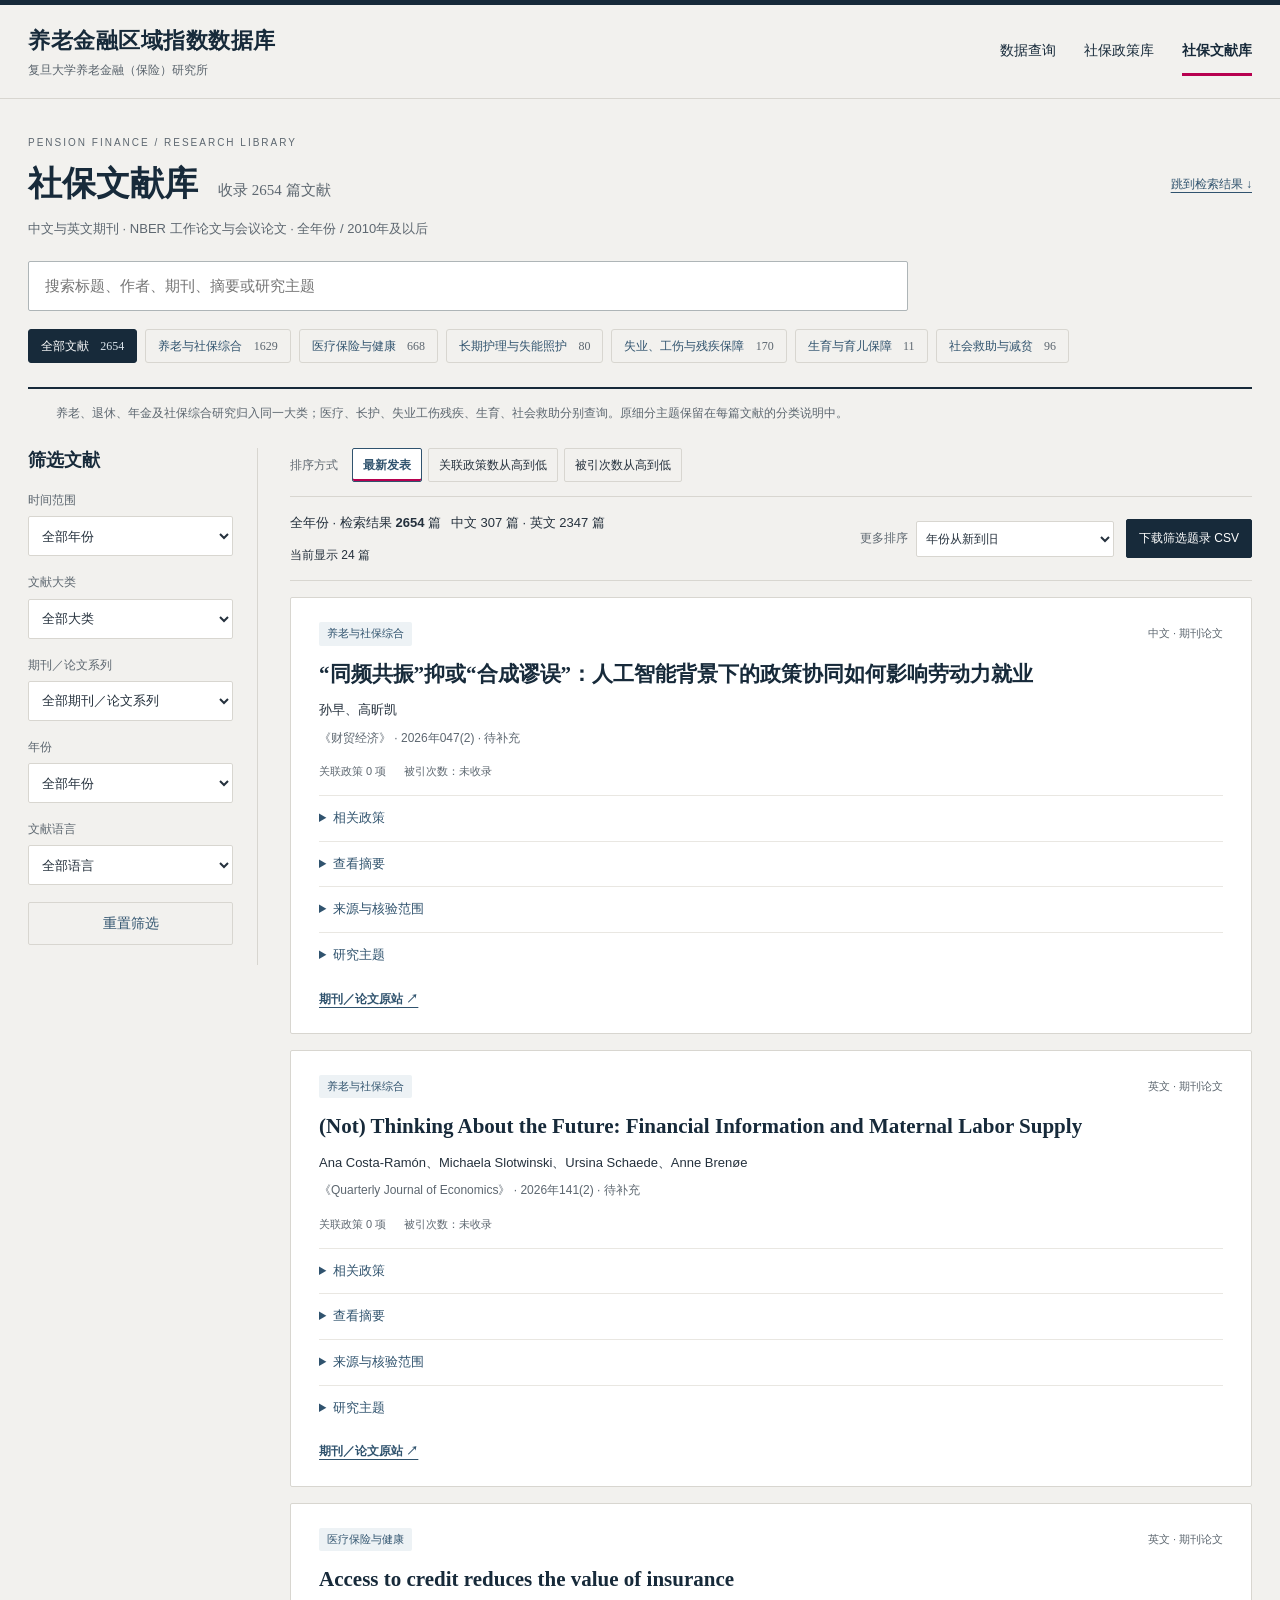
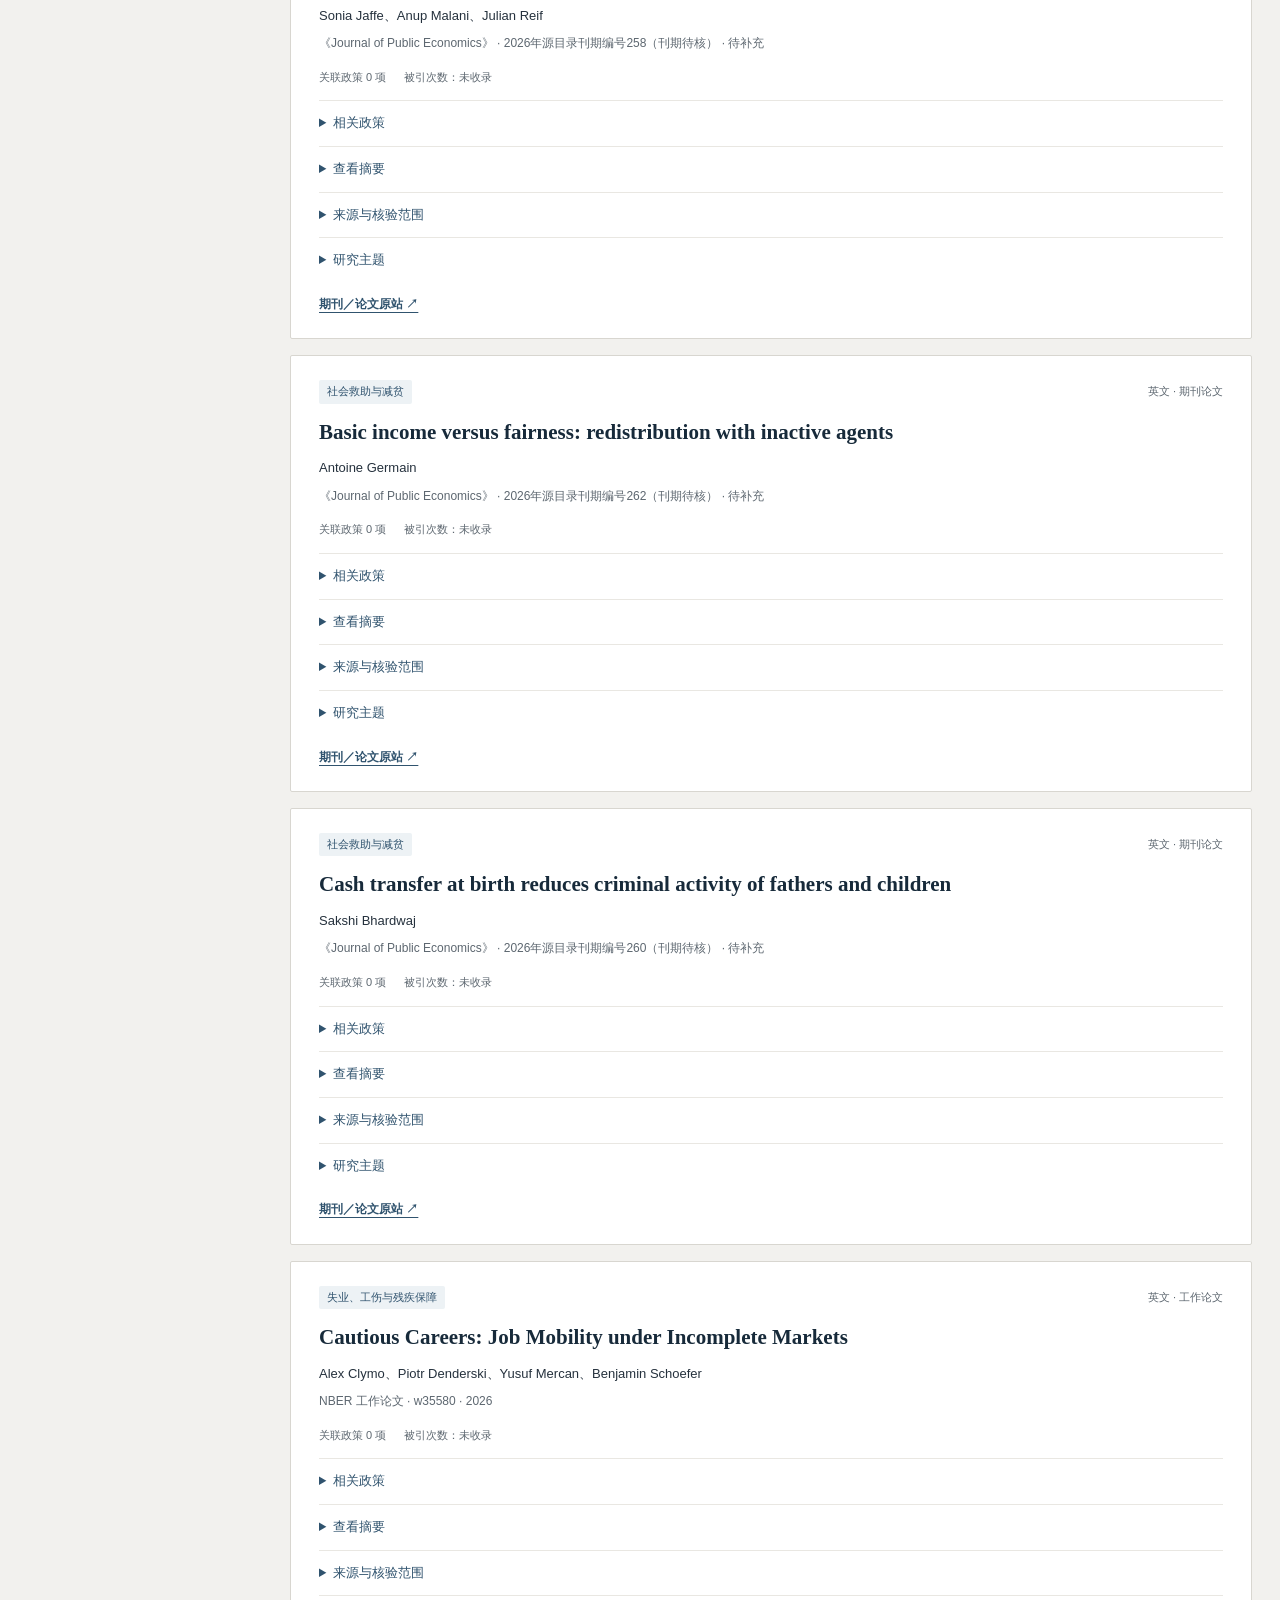
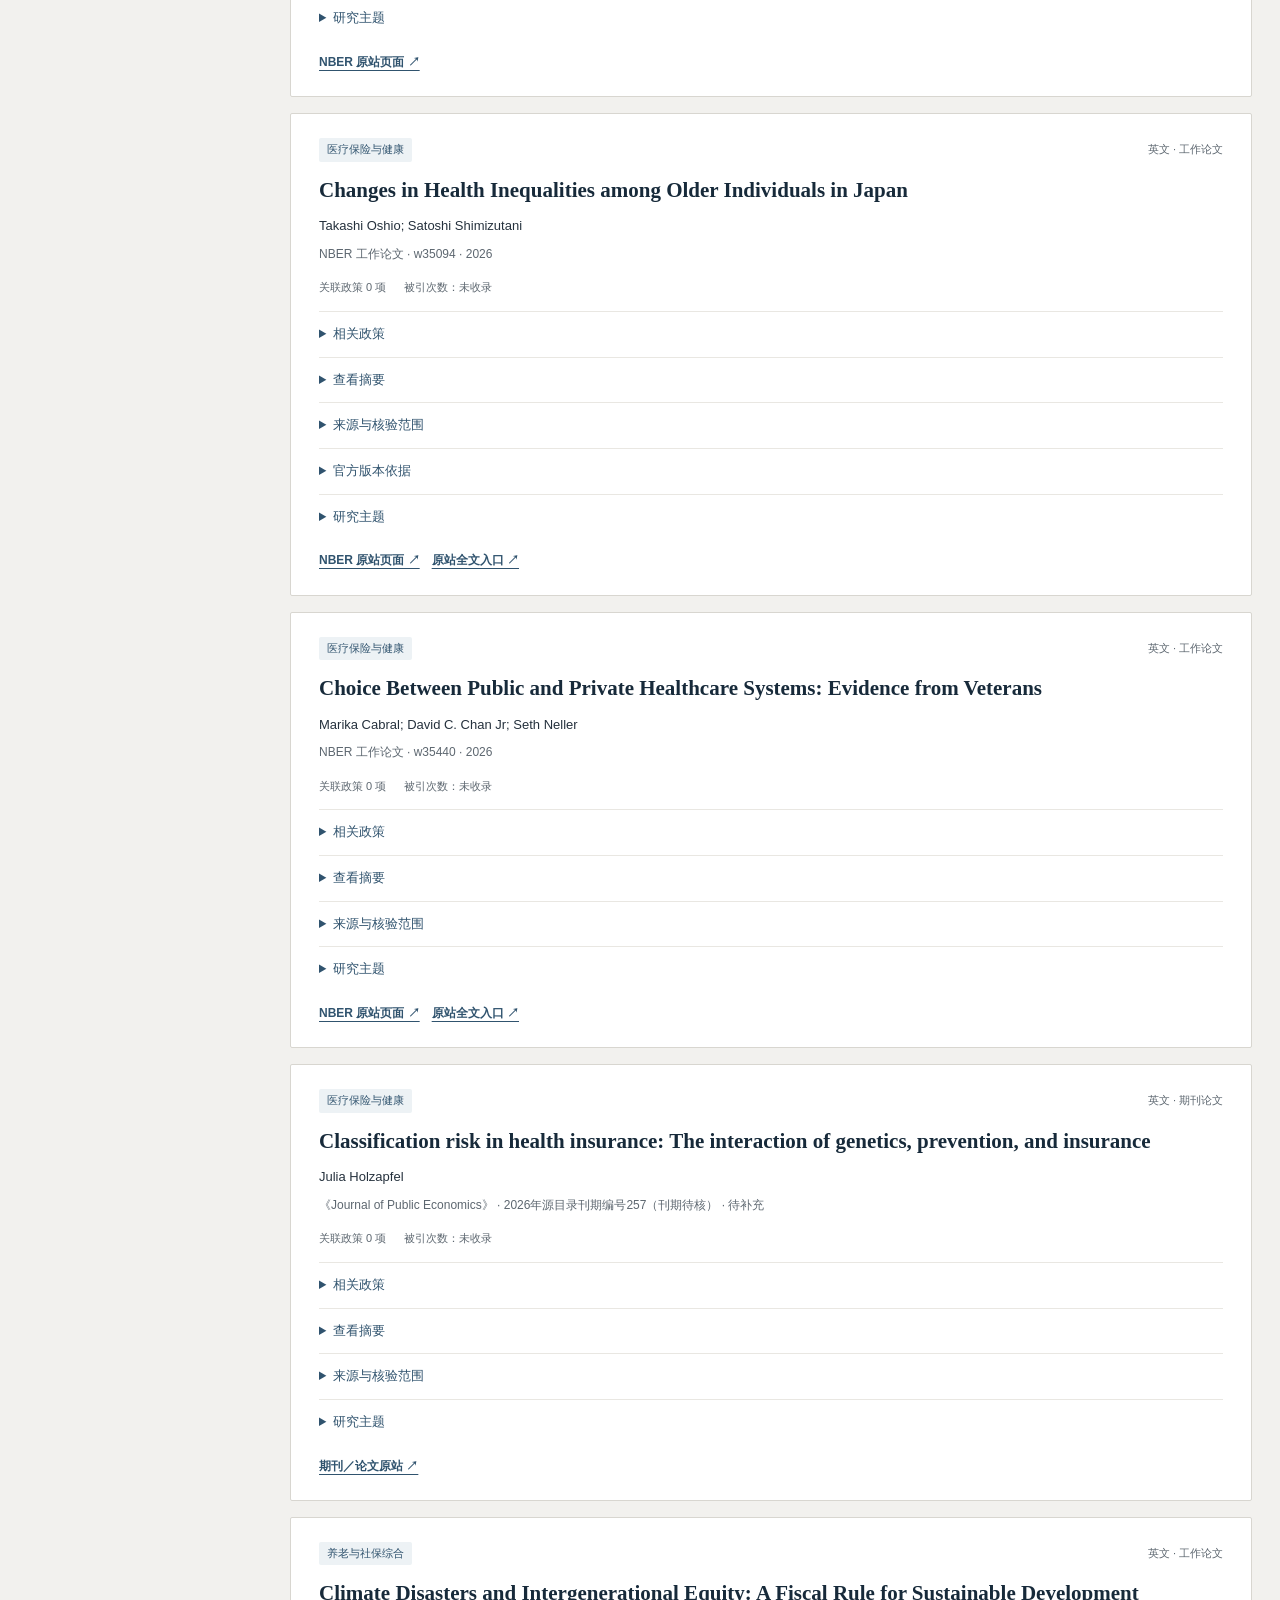
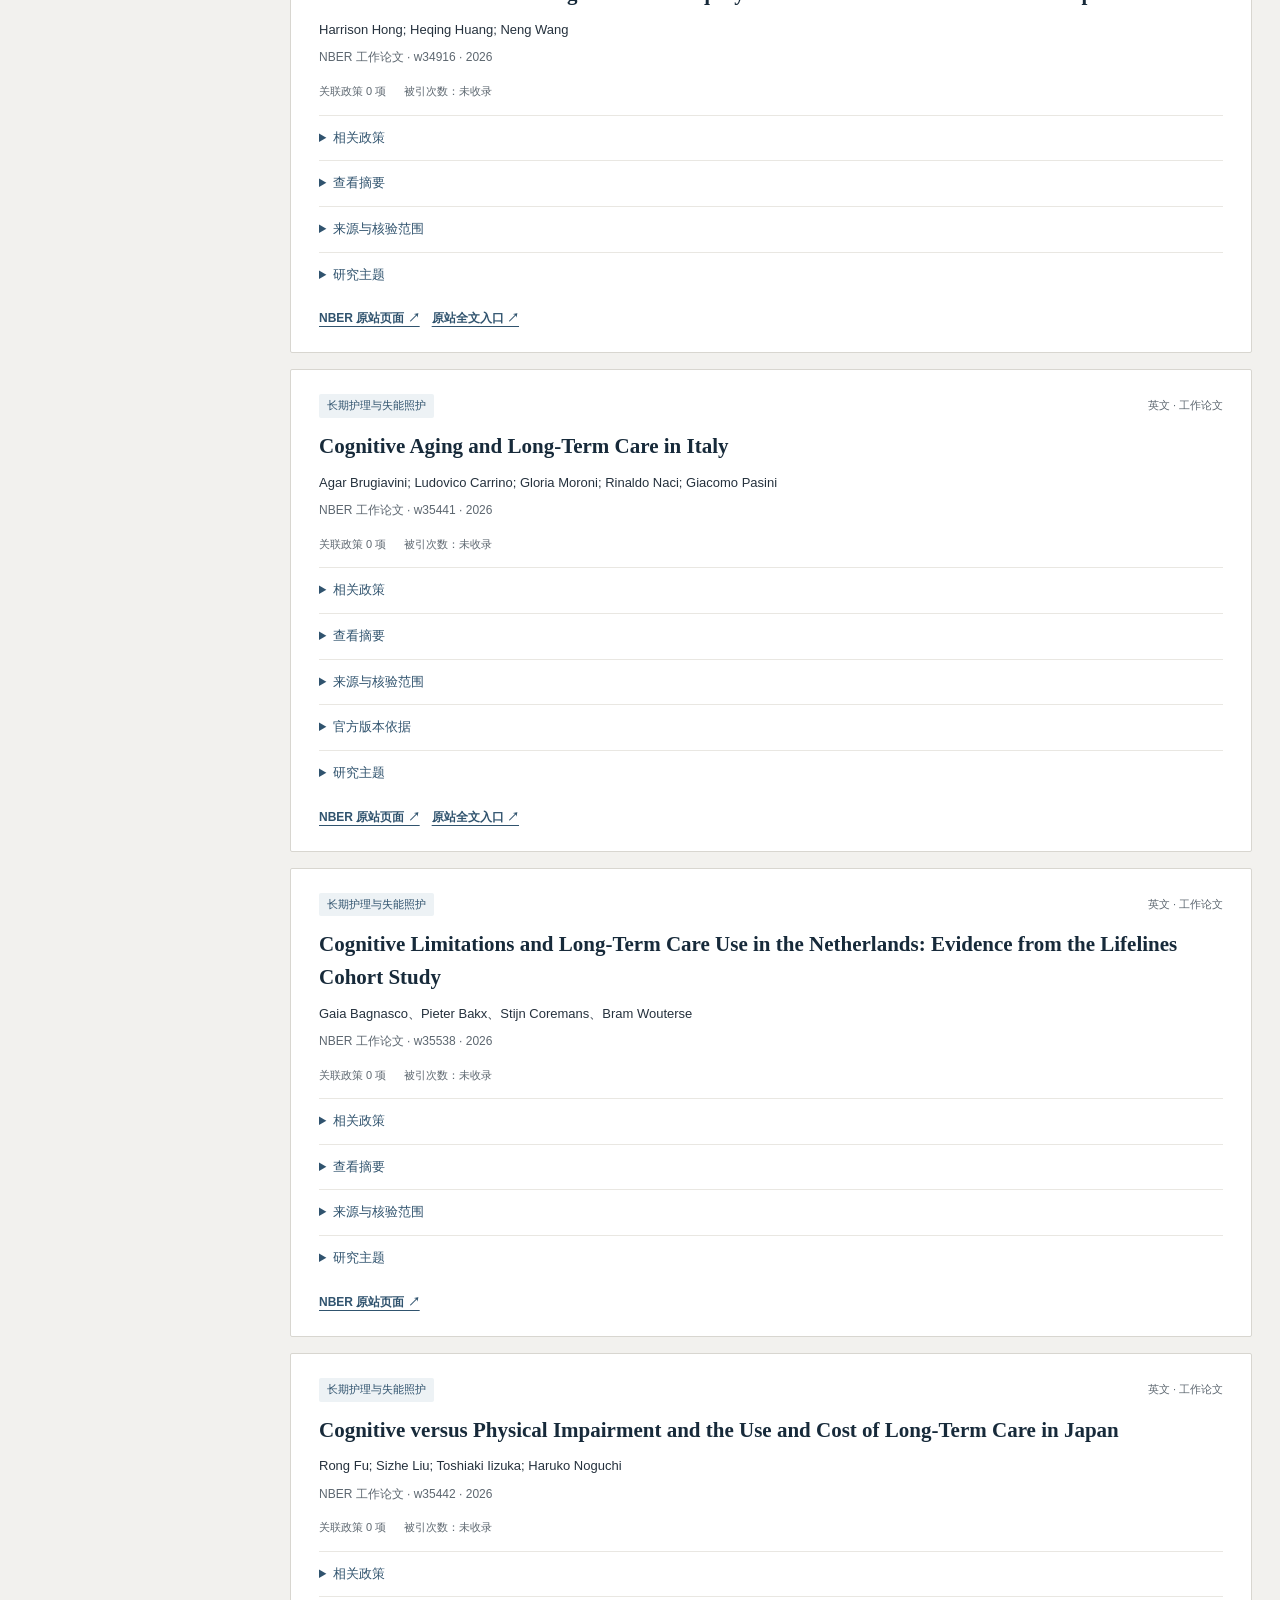
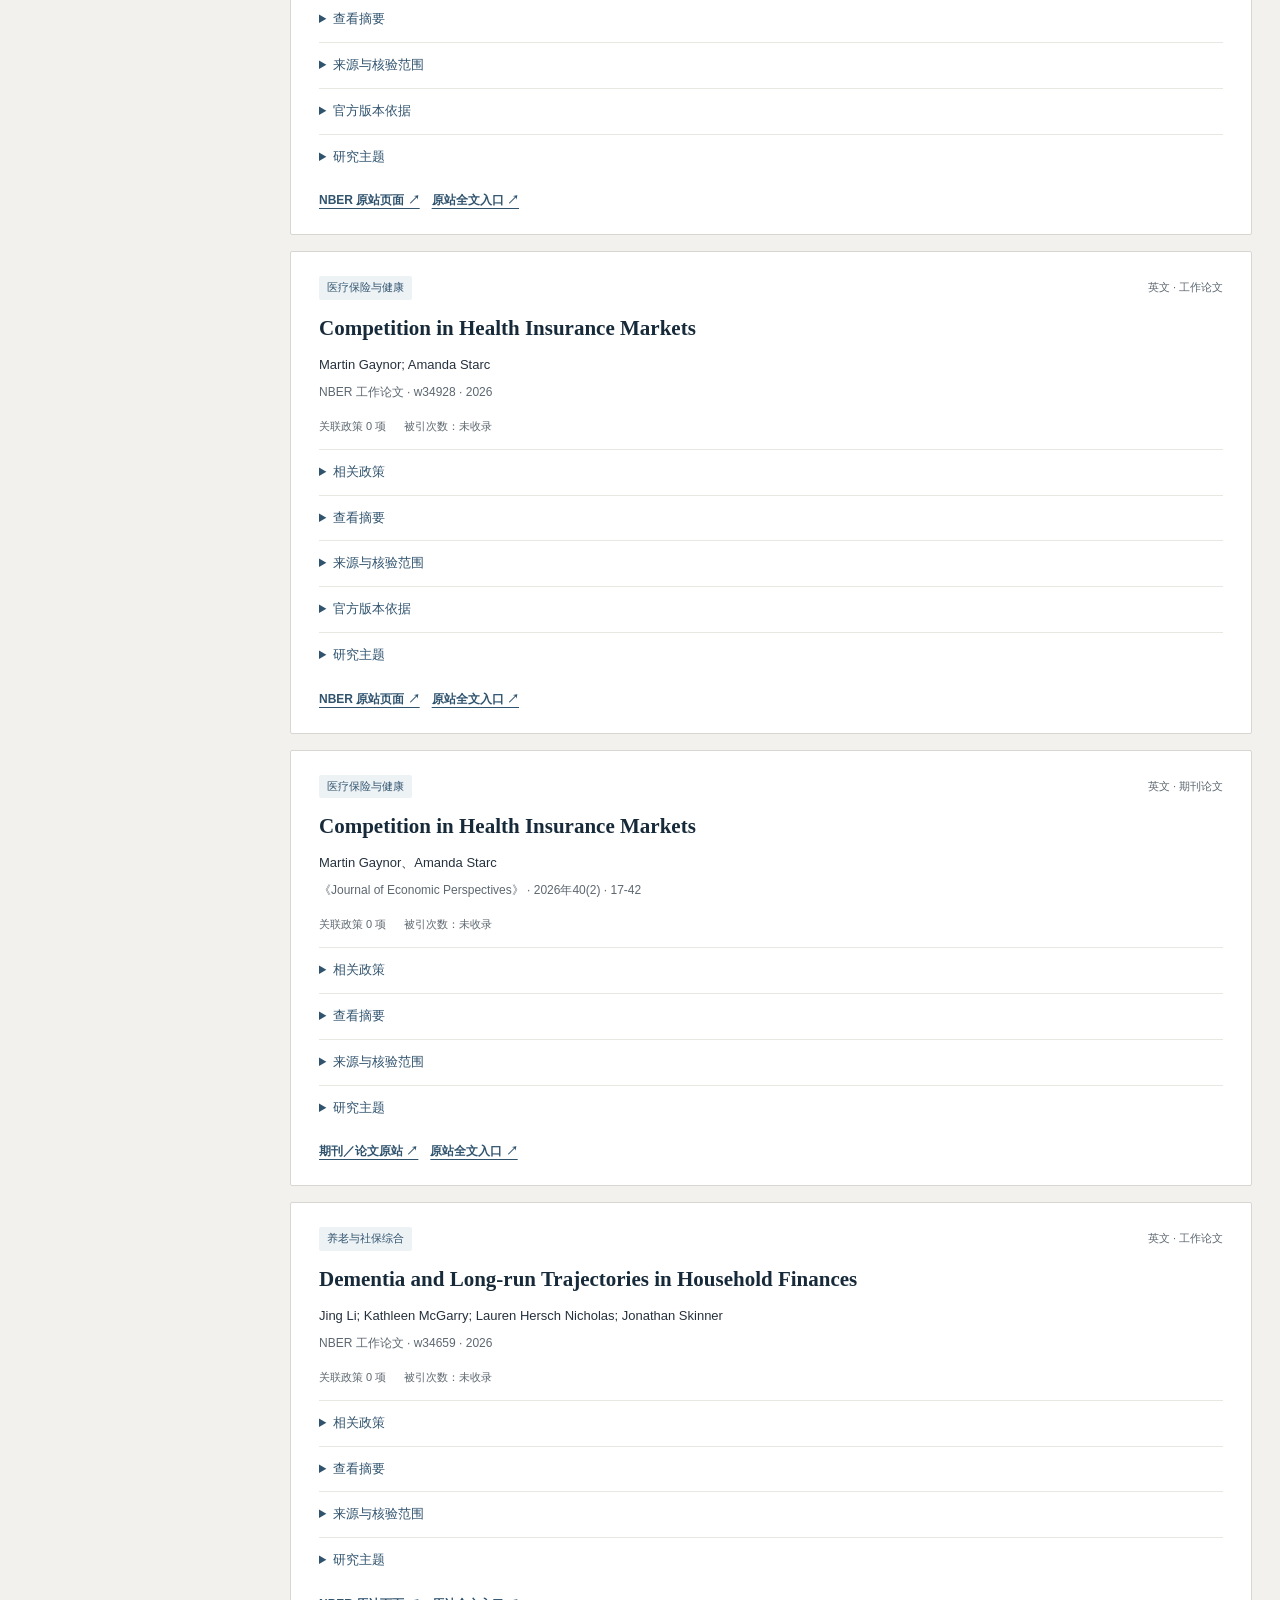
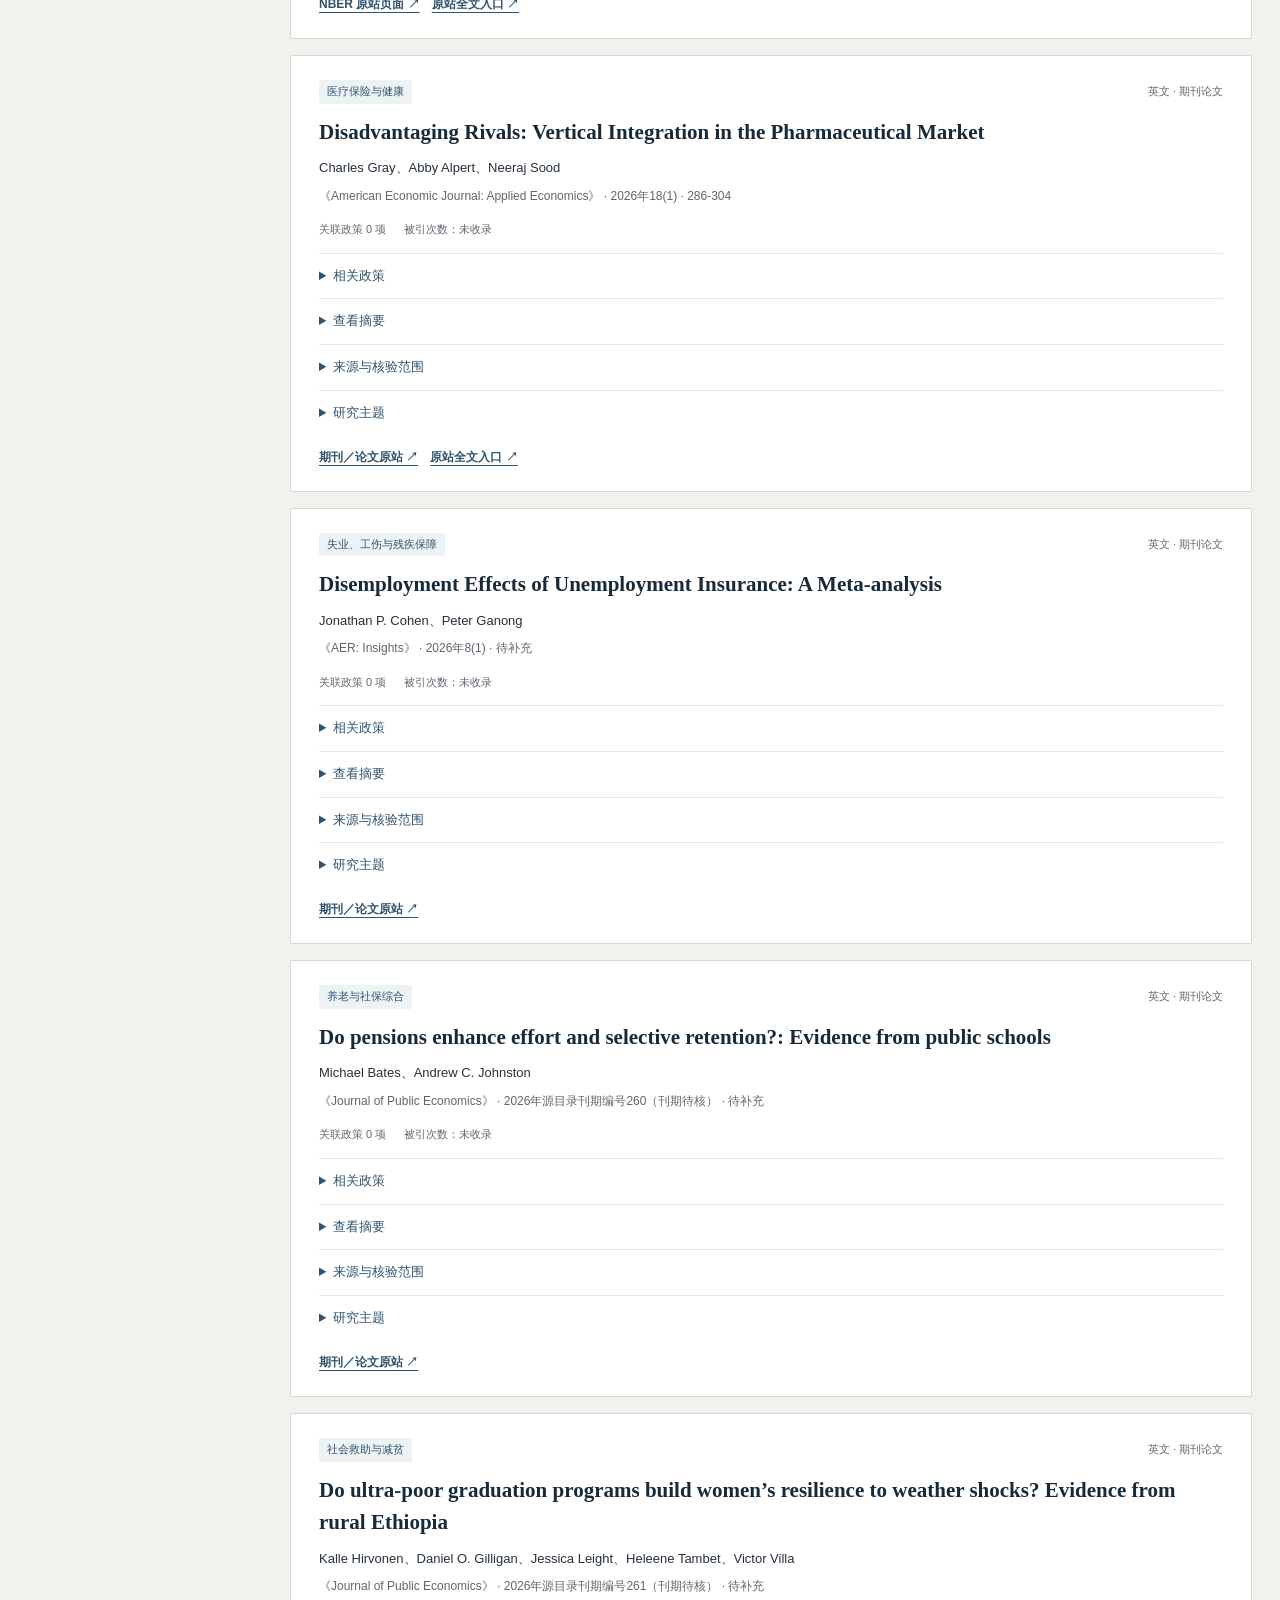
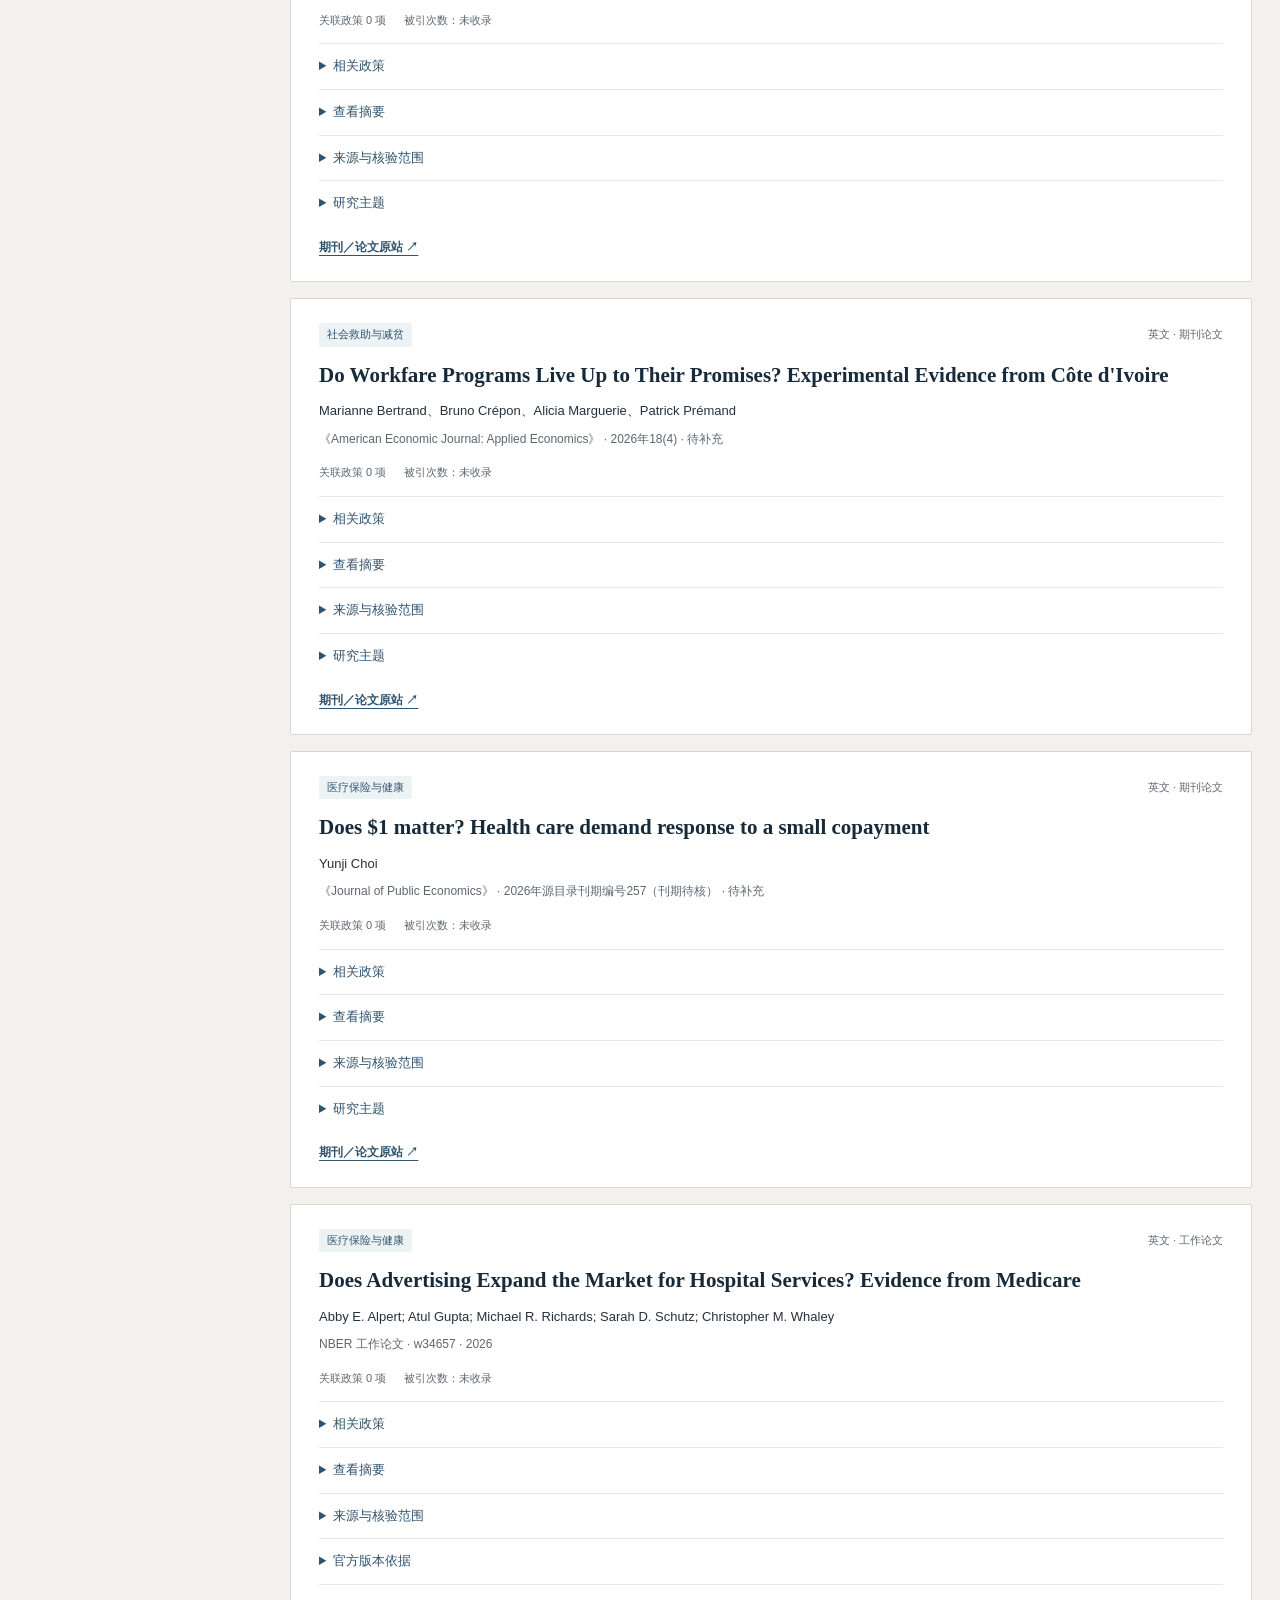
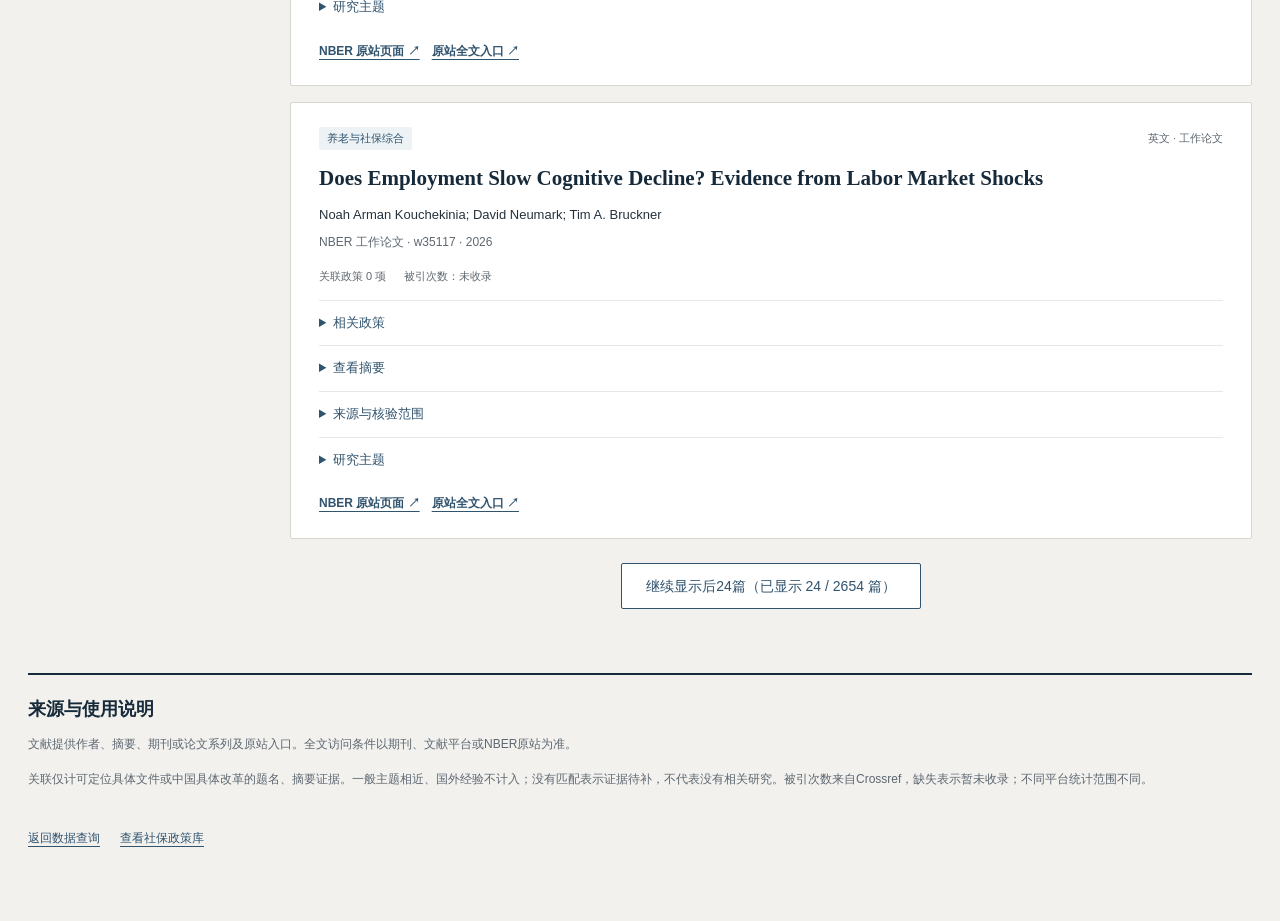
<file: site/literature.html>
<!DOCTYPE html>
<html lang="zh-CN"><head><meta charset="utf-8"><meta name="viewport" content="width=device-width,initial-scale=1"><title>社保文献库 · 养老金融区域指数数据库</title><link rel="stylesheet" href="literature_v03.css?v=5b33e28e92ea"><link rel="stylesheet" href="library_links_v02.css?v=36e5526c45f0"><link rel="stylesheet" href="research_ui_v01.css?v=d9f23b8eb978"></head>
<body><header class="header"><div><a class="brand" href="index.html">养老金融区域指数数据库</a><div class="org">复旦大学养老金融（保险）研究所</div></div><nav aria-label="资料模块"><a href="index.html">数据查询</a><a href="policy.html">社保政策库</a><a class="active" href="literature.html">社保文献库</a></nav></header>
<main><section class="discovery"><div class="heading"><h1>社保文献库</h1><small id="library-summary">正在加载…</small></div><p>中文与英文期刊 · NBER 工作论文与会议论文 · 全年份 / 2010年及以后</p><label class="search"><span class="sr-only">搜索文献</span><input id="query" type="search" placeholder="搜索标题、作者、期刊、摘要或研究主题"></label><div id="topic-chips" class="topic-chips" aria-label="专题快速筛选"></div></section>
<p class="category-intro">养老、退休、年金及社保综合研究归入同一大类；医疗、长护、失业工伤残疾、生育、社会救助分别查询。原细分主题保留在每篇文献的分类说明中。</p><div id="link-context"></div><div class="library-layout"><aside class="filters" aria-label="文献筛选"><h2>筛选文献</h2><label>时间范围<select id="period"><option value="">全部年份</option><option value="since2010">2010年及以后</option></select></label><label>文献大类<select id="theme"><option value="">全部大类</option></select></label><label>期刊／论文系列<select id="journal"><option value="">全部期刊／论文系列</option></select></label><label>年份<select id="year"><option value="">全部年份</option></select></label><label>文献语言<select id="language"><option value="">全部语言</option></select></label><button id="reset" type="button">重置筛选</button></aside>
<section class="results"><div class="sort-shortcuts" role="group" aria-label="排序方式"><strong>排序方式</strong><button type="button" data-sort="newest" aria-pressed="false">最新发表</button><button type="button" data-sort="policy" aria-pressed="false">关联政策数从高到低</button><button type="button" data-sort="cited" aria-pressed="false">被引次数从高到低</button></div><div class="result-toolbar"><div id="stats" aria-live="polite"></div><label>更多排序<select id="sort"><option value="related">关联程度优先</option><option value="newest">年份从新到旧</option><option value="oldest">年份从旧到新</option><option value="journal">按期刊／来源</option><option value="policy">关联政策数从高到低</option><option value="cited">被引次数从高到低（Crossref）</option></select></label><button id="download" type="button">下载筛选题录 CSV</button></div><section id="rows" aria-label="社保文献列表"></section><button id="more" type="button" hidden>加载更多</button></section></div><section class="sources"><h2>来源与使用说明</h2><p>文献提供作者、摘要、期刊或论文系列及原站入口。全文访问条件以期刊、文献平台或NBER原站为准。</p><p>关联仅计可定位具体文件或中国具体改革的题名、摘要证据。一般主题相近、国外经验不计入；没有匹配表示证据待补，不代表没有相关研究。被引次数来自Crossref，缺失表示暂未收录；不同平台统计范围不同。</p></section><footer><a href="index.html">返回数据查询</a><a href="policy.html">查看社保政策库</a></footer></main><script src="research_ui_v01.js?v=ed608b2a4d90"></script><script src="library_links_v21.js?v=c016cbe7d6aa"></script><script src="literature_v61.js?v=5ffe04d3884a"></script></body></html>
</file>
<file: site/literature_v03.css>
:root{font-family:"Microsoft YaHei","PingFang SC",sans-serif;color:#263b4b;background:#f4f7fa;font-size:15px}*{box-sizing:border-box}body{margin:0}a{color:#12618a}.header{background:linear-gradient(115deg,#0b3e61,#146784);color:#fff;padding:0 max(24px,calc((100% - 1240px)/2));min-height:66px;display:flex;align-items:center;justify-content:space-between;gap:24px;box-shadow:0 2px 8px #0b3e6130}.brand{font-weight:700;font-size:19px;color:#fff;text-decoration:none}.header nav{display:flex;gap:24px;height:66px;align-items:center}.header nav a{color:#fff;text-decoration:none;padding:22px 2px 18px}.header nav a:hover,.header nav .active{border-bottom:3px solid #7de0d2;color:#fff}main{max-width:1240px;margin:auto;padding:34px 24px 50px}.intro{background:#fff;border:1px solid #d5e2ea;border-radius:6px;padding:25px 30px;margin-bottom:20px;box-shadow:0 3px 14px #254f6710}.eyebrow{color:#167c7c;font-size:13px;letter-spacing:1.8px;margin:0 0 10px}h1{font-size:30px;margin:0 0 10px;color:#123e5a}.intro p{line-height:1.75;margin:0 0 13px}.intro-meta{display:flex;gap:10px;align-items:center;flex-wrap:wrap;color:#657b89}.badge{border:1px solid #b8d9d4;background:#eff9f7;color:#19706d;border-radius:14px;padding:3px 10px;font-size:12px}.stats{display:flex;gap:18px;flex-wrap:wrap;color:#315b70;background:#eaf3f7;border:1px solid #c9dce5;border-radius:6px;padding:13px 15px;margin-bottom:14px}.filters{display:grid;grid-template-columns:2fr 1fr 1fr 1.2fr;gap:12px;background:#fff;padding:19px;border:1px solid #d6e2e9;border-radius:6px}label{font-size:13px;color:#536b7b;display:flex;flex-direction:column;gap:7px}.search{grid-column:1/-1}input,select{height:40px;padding:7px 9px;border:1px solid #b9ccd8;border-radius:3px;background:#fff;color:#263c4c}.note{font-size:13px;line-height:1.7;color:#617581;border-left:3px solid #2b8b8b;padding-left:11px}.paper{border:1px solid #d5e1e8;border-radius:6px;background:#fff;padding:20px 24px;margin:0 0 12px;box-shadow:0 2px 7px #254f6707}.paper-top{display:flex;justify-content:space-between;gap:12px;flex-wrap:wrap;color:#6b808c;font-size:12px}.theme{padding:4px 8px;border-radius:3px;background:#e3f4ee;color:#24735f}.theme-adjacent{background:#eaf2fb;color:#28648a}.theme-review{background:#fff3da;color:#87621e}h2{font-size:18px;line-height:1.55;color:#164b68;margin:10px 0 6px}.authors{font-size:13px;color:#607984;margin:0 0 9px}.abstract{line-height:1.75;color:#344e5e;margin:8px 0}.meta{display:flex;gap:14px;flex-wrap:wrap;color:#637986;font-size:13px}.links{margin-top:13px;padding-top:11px;border-top:1px solid #e2eaee}.links a{margin-right:18px;font-weight:600}.empty{text-align:center;padding:40px;color:#6c7e87}#more{display:block;margin:20px auto;padding:10px 20px}.sources{margin-top:28px;padding:20px;background:#fff;border:1px solid #d5e1e8;border-radius:6px}.sources p{font-size:13px;line-height:1.8;color:#607580}.source-entry{display:inline-block;margin:5px 9px 5px 0;padding:8px 12px;background:#f2f7f9;border:1px solid #d9e5eb;border-radius:4px}.source-entry a{font-weight:600}.source-entry small{margin-left:8px;color:#6b808c}footer{font-size:13px;padding:22px 0;color:#6c7b86}footer a{margin-right:20px}@media(max-width:760px){.header{padding:0 16px}.header nav{gap:11px}.header nav a{font-size:13px}.filters{grid-template-columns:1fr 1fr}main{padding:22px 14px}.paper{padding:17px}.search{grid-column:1/-1}}@media(max-width:470px){.header{display:block;padding:15px 16px}.header nav{height:auto;margin-top:10px;gap:18px}.header nav a{padding:5px 0}.filters{grid-template-columns:1fr}.stats{display:block}.stats span{display:block;margin:4px 0}}

.org{font-size:12px;color:#dcebf3;margin-top:5px}.topics{display:flex;flex-wrap:wrap;gap:6px;flex:1}.theme{font-size:12px;display:inline-block}.citation{color:#315b70;font-size:13px;line-height:1.7}.filters{grid-template-columns:repeat(3,minmax(0,1fr))}.actions{grid-column:1/-1;display:flex;justify-content:flex-end;gap:10px}button{border:1px solid #a9c2d1;border-radius:4px;background:#fff;color:#165575;padding:9px 14px;cursor:pointer}#download{background:#125b7e;color:#fff;border-color:#125b7e}button:disabled{opacity:.5;cursor:default}details{font-size:13px;color:#617581;line-height:1.7}details summary{cursor:pointer}a,input,select,button{outline-offset:3px}.links{display:flex;gap:16px;flex-wrap:wrap}.links a{margin:0}#more[hidden]{display:none}.abstract,h2,.citation{overflow-wrap:anywhere}.source-entry{max-width:100%;overflow-wrap:anywhere}@media(max-width:760px){.filters{grid-template-columns:repeat(2,minmax(0,1fr))}.org{font-size:11px}.header{gap:12px}}@media(max-width:470px){.filters{grid-template-columns:minmax(0,1fr)}.actions{justify-content:flex-start;flex-wrap:wrap}.intro{padding:20px}.source-entry small{display:block;margin:5px 0 0}}

/* v03: 专题顶栏、筛选侧栏、论文列表 */
:root{background:#f5f7fb;color:#283b50}.header{background:#4378c4;box-shadow:none;padding:0 28px}.header nav .active{border-color:#fff}main{max-width:1600px;padding:0 0 32px}.discovery{background:#4378c4;color:#fff;padding:22px 28px 18px}.heading{display:flex;align-items:center;gap:20px;flex-wrap:wrap}.heading h1{color:#fff;font-size:26px;margin:0}.discovery p{font-size:13px;color:#e5edfb;margin:9px 0 15px}.discovery input{width:100%;height:44px;border:0;border-radius:7px}.topic-chips{display:flex;flex-wrap:wrap;gap:8px;margin-top:15px}.topic-chips button{border:0;border-radius:20px;background:#ffffff20;color:#fff;padding:7px 12px;font-size:12px}.topic-chips button span{opacity:.75;margin-left:4px}.topic-chips button.selected{background:#fff;color:#366aae}.library-layout{display:grid;grid-template-columns:245px minmax(0,1fr);gap:26px}.filters{display:flex;flex-direction:column;gap:16px;border:0;border-right:1px solid #e0e6ef;border-radius:0;padding:24px 20px;background:#fff;align-self:start;position:sticky;top:0;max-height:100vh;overflow:auto}.filters h2{margin:0;font-size:15px}.filters select{width:100%;font-size:12px}.sidebar-note{font-size:12px;line-height:1.8;color:#778799}.results{min-width:0;padding:22px 28px 0 0}.result-toolbar{display:flex;align-items:center;gap:16px;flex-wrap:wrap;margin-bottom:18px}.result-toolbar label{flex-direction:row;align-items:center}.stats,#stats{display:flex;gap:10px;flex-wrap:wrap;color:#607083;font-size:13px;background:none;border:0;padding:0;margin:0;flex:1}#stats span:last-child{display:block;width:100%;font-size:12px}.paper{border:1px solid #e1e7ef;border-radius:10px;box-shadow:none;padding:22px 26px;margin-bottom:14px}.paper h2{color:#356cad;font-size:19px}.theme{border-radius:16px;color:#356cad;background:#edf3fb;padding:4px 10px}.citation{color:#476a97}.abstract-panel{margin-top:12px}.abstract-panel summary{color:#356cad}.links{border:0;padding:0;margin-top:12px;font-size:13px}.sources{margin:28px}.sources h2{font-size:16px}footer{padding:0 28px}.sr-only{position:absolute;width:1px;height:1px;overflow:hidden;clip:rect(0,0,0,0)}
@media(max-width:760px){.header{padding:15px 16px;flex-wrap:wrap}.header nav{height:auto}.header nav a{padding:6px 0}.discovery{padding:18px 16px}.library-layout{display:block}.filters{position:static;max-height:none;display:grid;grid-template-columns:repeat(2,minmax(0,1fr));padding:18px 16px;gap:12px;border-right:0;border-bottom:1px solid #e0e6ef}.filters h2,.sidebar-note{grid-column:1/-1}.results{padding:18px 16px}.paper{padding:18px}.sources{margin:16px}.result-toolbar{gap:12px}.topic-chips{max-height:150px;overflow:auto}.header nav{gap:18px}}
</file>
<file: site/library_links_v02.css>
.link-metrics{display:flex;flex-wrap:wrap;gap:8px;margin:14px 0;color:#35546d;font-size:13px}.link-metrics span{background:#edf4f8;border:1px solid #dce7ee;border-radius:4px;padding:5px 9px}.related-panel{border-top:1px solid #e3e9ef;padding:12px 0;margin-top:12px}.related-panel summary{color:#175989;cursor:pointer;font-weight:600}.related-panel p,.related-panel small{color:#607184;font-size:13px;line-height:1.8}.related-panel li{margin:12px 0}.related-panel small{display:block}.related-panel blockquote{margin:8px 0;padding:10px 12px;border-left:3px solid #adc9dc;background:#f7f9fb;line-height:1.8;font-size:13px;max-height:160px;overflow:auto}.link-context{background:#edf5fb;border-left:3px solid #21668f;padding:14px;margin:12px 0;line-height:1.8}.link-context a{margin-left:12px}.metrics-note{font-size:13px;line-height:1.8;color:#596c7d;margin:12px 0}.topic-chips{gap:8px}.related-panel a,.link-context a{color:#175989;text-decoration:underline}.category-intro{color:#526a7d;font-size:14px;line-height:1.8}

.sort-shortcuts{display:flex;flex-wrap:wrap;align-items:center;gap:10px;padding:16px 18px;margin:0 0 16px;background:#fff;border:1px solid #dce5ef;border-radius:8px}
.sort-shortcuts strong{color:#334b67;font-size:14px;margin-right:4px}
.sort-shortcuts button{border:1px solid #b7c9de;background:#f5f8fc;color:#244f80;border-radius:5px;padding:10px 14px;font-size:14px;line-height:1.5;cursor:pointer}
.sort-shortcuts button:hover{background:#e7f0fc;border-color:#4079bd}
.sort-shortcuts button.selected{background:#285f9e;color:#fff;border-color:#285f9e;font-weight:600}
.resultbar,.result-toolbar{width:100%;min-width:0}.resultbar label,.result-toolbar label{min-width:0;flex-wrap:wrap}
.resultbar select,.result-toolbar select{max-width:100%;min-width:190px}
.category-intro{padding:0 28px}.link-context{margin:12px 28px}
@media(max-width:760px){.sort-shortcuts{gap:8px;padding:12px}.sort-shortcuts strong{flex-basis:100%}.sort-shortcuts button{font-size:13px;padding:9px 11px}.resultbar label,.result-toolbar label{flex:1 1 100%}.resultbar select,.result-toolbar select{flex:1;min-width:0}.category-intro{padding:0 16px}.link-context{margin:12px 16px}}
</file>
<file: site/research_ui_v01.css>
/* Research library · PIIE editorial tokens. Shared by all three public modules. */
:root{
 --paper:#F2F1EE; --card:#FFFFFF; --ink:#25313D; --navy:#172A3A;
 --blue:#407CA7; --blue-mid:#30536E; --blue-light:#78A3BF; --blue-pale:#B6CCDC;
 --pink:#B7004F; --danger:#8C2E0B; --grey60:#6E7276; --grey20:#D8D6D0; --grey10:#E9E7E2;
 --serif:Georgia,"Times New Roman","Songti SC","Source Han Serif SC",SimSun,serif;
 --page:var(--paper); --line:var(--grey20); --muted:#5d6770;
}
html{scroll-padding-top:24px}body{margin:0;min-width:320px;background:var(--paper);color:var(--ink);font:14px/1.6 "Microsoft YaHei","PingFang SC",sans-serif}
*{box-sizing:border-box}[hidden]{display:none!important}a{color:var(--blue-mid);text-underline-offset:4px}button,input,select{font:inherit}button,summary{touch-action:manipulation}button{cursor:pointer}a,button,input,select,summary{outline-offset:4px}:focus-visible{outline:2px solid var(--blue)}button:disabled{opacity:.5;cursor:default}
.skip-link{position:fixed;top:-100px;left:16px;z-index:100;background:var(--navy);color:#fff;padding:12px 20px}.skip-link:focus{top:12px}
.header,.topbar{display:grid!important;grid-template-columns:minmax(0,1fr) auto;align-items:center;gap:8px 36px!important;min-height:96px;height:auto;padding:18px max(28px,calc((100vw - 1384px)/2))!important;background:var(--paper)!important;color:var(--navy);border-top:5px solid var(--navy);border-bottom:1px solid var(--grey20);box-shadow:none;flex:0 0 auto}
.header .brand,.topbar .brand{color:var(--navy)!important;font-family:var(--serif);font-size:22px;font-weight:700;letter-spacing:.5px;text-decoration:none;white-space:normal;overflow-wrap:anywhere}
.header .org,.topbar .org{color:#59636c!important;font-size:12px;margin:3px 0 0;white-space:normal}.topbar .brand{grid-column:1;grid-row:1}.topbar .org{grid-column:1;grid-row:2;position:static;text-align:left}.topbar>nav{grid-column:2;grid-row:1/3}
.header nav,.topbar nav{display:flex!important;height:auto;gap:28px!important;align-items:center;flex-wrap:wrap;padding:0!important}
.header nav a,.topbar nav a{color:var(--navy)!important;font-size:14px;text-decoration:none;padding:12px 0!important;border:0;border-bottom:3px solid transparent;white-space:nowrap}
.header nav a:hover,.topbar nav a:hover{color:var(--pink)!important}.header nav a[aria-current],.topbar nav a[aria-current]{border-bottom-color:var(--pink);font-weight:700}
body:not(.data-page) main{max-width:1384px;margin:auto;padding:0 28px 48px;height:auto;overflow:visible}
.discovery{background:transparent;color:var(--ink);padding:36px 0 24px;border-bottom:2px solid var(--navy)}
.discovery::before,.welcome-kicker{content:"PENSION FINANCE / RESEARCH LIBRARY";display:block;font-size:10px;letter-spacing:2px;color:var(--muted);margin:0 0 10px}
.heading{display:flex;align-items:baseline;gap:20px;flex-wrap:wrap}.heading h1{font:700 34px/1.35 var(--serif);margin:0;color:var(--navy)}.heading small{font:15px var(--serif);color:var(--muted)}
.discovery p{color:var(--muted);margin:10px 0 20px;line-height:1.8}.discovery label{color:var(--ink);font-size:12px;display:block}.discovery input{display:block;margin-top:6px;height:50px;border:1px solid #aeb5b7;border-radius:2px;background:var(--card);font-size:15px;padding:10px 16px;width:100%;max-width:880px;box-shadow:none}.discovery input:focus{border-color:var(--blue)}
.topic-chips{display:flex;flex-wrap:wrap;gap:8px;margin:18px 0 0;max-height:none;overflow:visible}.topic-chips button{color:var(--blue-mid);background:transparent;border:1px solid var(--grey20);border-radius:3px;padding:7px 12px;font-size:12px;line-height:1.5}.topic-chips button span{margin-left:8px;opacity:1;color:var(--muted);font-family:var(--serif)}.topic-chips button.selected{background:var(--navy);border-color:var(--navy);color:#fff}.topic-chips button.selected span{color:#d9e3eb}.topic-chips button:hover{border-color:var(--blue)}
.category-intro{font-size:12px;color:var(--muted);margin:14px 0;line-height:1.8}
.library-layout{display:grid;grid-template-columns:230px minmax(0,1fr);gap:32px;margin-top:24px;align-items:start}
.filters{position:sticky;top:20px;max-height:calc(100vh - 40px);overflow:auto;display:flex;flex-direction:column;gap:17px;align-self:start;background:transparent;border:0;border-right:1px solid var(--grey20);border-radius:0;padding:0 24px 20px 0;box-shadow:none}.filters h2{font:700 18px var(--serif);color:var(--navy);margin:0 0 2px}.filters label{font-size:12px;color:var(--muted);display:flex;flex-direction:column;gap:6px}.filters select{font-size:13px;width:100%;height:40px;border:1px solid var(--grey20);border-radius:2px;color:var(--ink);background:var(--card);padding:7px 9px}.filters #reset{background:transparent;color:var(--blue-mid);border:1px solid var(--grey20);border-radius:2px;padding:9px}
.results{padding:0;min-width:0}.scope-tabs{display:flex;flex-wrap:wrap;gap:8px;padding:0 0 14px;border-bottom:1px solid var(--grey20)}.scope-tabs button{background:transparent;border:1px solid var(--grey20);color:var(--ink);border-radius:2px;padding:9px 15px;min-width:0}.scope-tabs button.selected,.scope-tabs button.on{background:var(--navy);border-color:var(--navy);color:#fff}.scope-description{color:var(--muted);font-size:12px;line-height:1.8;margin:12px 0}
.decade-panel{border:0;border-radius:0;background:transparent;padding:0 0 16px;margin-bottom:16px;border-bottom:1px solid var(--grey20)}.decade-heading{color:var(--muted);font-size:12px;display:flex;justify-content:space-between;margin-bottom:8px}.decade-heading span{font-size:11px;color:var(--muted)}.decade-tabs{display:flex;gap:6px;overflow:auto;padding:2px 0 6px}.decade{white-space:nowrap;font-size:12px;padding:6px 10px;border:1px solid var(--grey20);border-radius:2px;background:var(--card);color:var(--ink)}.decade.selected{background:var(--blue-mid);border-color:var(--blue-mid);color:#fff}
.sort-shortcuts{display:flex;align-items:center;flex-wrap:wrap;gap:6px;background:transparent;border:0;padding:0;margin:0 0 14px}.sort-shortcuts strong{font-size:12px;font-weight:400;color:var(--muted);margin-right:8px}.sort-shortcuts button{padding:7px 10px;border:1px solid var(--grey20);background:transparent;color:var(--ink);font-size:12px;border-radius:2px}.sort-shortcuts button.selected{background:var(--card);border-color:var(--blue-mid);color:var(--blue-mid);box-shadow:inset 0 -2px var(--pink)}
.resultbar,.result-toolbar{display:flex;align-items:center;flex-wrap:wrap;justify-content:space-between;gap:12px;margin:0 0 16px;padding:14px 0;border-top:1px solid var(--grey20);border-bottom:1px solid var(--grey20);background:transparent}.resultbar #stats,.result-toolbar #stats{flex:1 1 220px;font-size:13px;color:var(--ink);margin:0;line-height:1.8}.result-toolbar #stats span{display:block}.resultbar label,.result-toolbar label{display:flex;align-items:center;flex-direction:row;gap:8px;font-size:12px;color:var(--muted);white-space:nowrap}.resultbar select,.result-toolbar select{height:36px;width:auto;max-width:230px;font-size:12px;border:1px solid var(--grey20);border-radius:2px;padding:5px;color:var(--ink);background:var(--card)}
.resultbar #download,.result-toolbar #download{background:var(--navy);color:#fff;border:1px solid var(--navy);border-radius:2px;font-size:12px;padding:9px 12px;min-height:38px}.resultbar #download:hover,.result-toolbar #download:hover{background:var(--pink);border-color:var(--pink)}
.active-filters{display:flex;gap:6px;flex-wrap:wrap;margin:0 0 14px}.active-filters:empty{display:none}.active-filters button{border:1px solid var(--grey20);background:var(--card);border-radius:3px;font-size:12px;color:var(--blue-mid);padding:5px 9px;max-width:100%;overflow-wrap:anywhere}.active-filters button span{margin-left:10px;color:var(--pink)}
.coverage-note{font-size:12px;color:var(--muted);margin:0 0 18px;line-height:1.8}.year-label{font:700 20px var(--serif);color:var(--navy);border:0;border-top:1px solid var(--grey20);padding:18px 0 0;margin:26px 0 12px}
.policy-card,.paper{background:var(--card);border:1px solid var(--grey20);border-radius:2px;box-shadow:none;padding:24px 28px;margin:0 0 16px;overflow-wrap:anywhere;transition:border-color .15s}.policy-card:hover,.paper:hover{border-color:#a6b5bf}
.policy-card h2,.paper h2{font:700 21px/1.55 var(--serif);color:var(--navy);margin:12px 0 8px;overflow-wrap:anywhere}.paper-top,.card-top{display:flex;justify-content:space-between;align-items:center;gap:10px;flex-wrap:wrap;color:var(--muted);font-size:11px}.theme,.badge{display:inline-block;border-radius:2px;font-size:11px;padding:3px 8px}.theme{background:#edf2f5;color:var(--blue-mid)}.checked{background:#DCE9DF;color:#2E6B4E}.candidate{background:#F2E4D0;color:#8C5A10}
.authors,.issuer{font-size:13px;color:var(--ink);line-height:1.8;margin:6px 0}.citation{font-size:12px;color:var(--muted);line-height:1.8;margin:6px 0 14px}.dates{display:flex;flex-wrap:wrap;gap:7px 18px;font-size:12px;color:var(--muted);margin:12px 0}.source-line{font-size:12px;color:var(--muted);background:transparent;padding:0;margin:8px 0}.source-line a{font-weight:500}.policy-tags{font-size:12px;color:var(--muted);background:var(--paper);border-radius:0;padding:10px 12px;line-height:1.9}
.link-metrics{display:flex;gap:8px 18px;flex-wrap:wrap;margin:14px 0;color:var(--muted);background:none;border:0;padding:0;font-size:11px}.link-metrics span{border:0;background:transparent;padding:0;color:var(--muted)}
.paper details,.policy-card details{border:0;border-top:1px solid var(--grey10);border-radius:0;background:transparent;padding:10px 0;margin:0;line-height:1.9}.paper summary,.policy-card summary{color:var(--blue-mid);font-size:13px;cursor:pointer;font-weight:500;list-style:revert;display:list-item}.paper summary:hover,.policy-card summary:hover{color:var(--pink)}.abstract,.detail{font-size:14px;line-height:1.95}.fulltext{font:15px/2 "Microsoft YaHei",sans-serif;background:var(--paper);border:1px solid var(--grey20);padding:20px;max-height:620px;overflow:auto;white-space:pre-wrap;overflow-wrap:anywhere}.related-panel>p,.related-panel li,.related-panel blockquote{font-size:12px}.related-panel ul{padding-left:20px}.related-panel li{padding:12px 0;border-bottom:1px solid var(--grey10)}.paper .links{display:flex;flex-wrap:wrap;gap:12px;margin-top:12px}.paper .links a{font-size:12px;background:transparent;border:0;padding:0;border-radius:0;color:var(--blue-mid)}
.empty{padding:40px 20px;text-align:center;color:var(--muted);background:var(--card);border:1px dashed var(--grey20)}#more{display:block;margin:24px auto;padding:11px 24px;background:var(--card);border:1px solid var(--blue-mid);color:var(--blue-mid);border-radius:2px}.sources{margin:40px 0 0;padding:22px 0 0;background:transparent;border:0;border-top:2px solid var(--navy);border-radius:0}.sources h2{font:700 18px var(--serif);color:var(--navy);margin:0 0 10px}.sources p,.sources small{color:var(--muted);font-size:12px;line-height:1.9}#source-entrances{display:grid;grid-template-columns:repeat(3,minmax(0,1fr));gap:12px}.source-entry{background:var(--card);border:1px solid var(--grey20);border-radius:2px;padding:14px}.source-entry a{font-size:13px}.source-entry small{display:block;margin-top:6px}footer{padding:24px 0;color:var(--muted);font-size:12px;line-height:1.9}.link-context{background:var(--card);border:1px solid var(--grey20);border-left:3px solid var(--blue);color:var(--ink);padding:14px;margin:20px 0}
.filter-toggle,.mobile-directory{display:none}.to-results{font-size:12px;align-self:center;color:var(--blue-mid);margin-left:auto}.back-top{position:fixed;right:20px;bottom:18px;width:42px;height:42px;background:var(--navy);border:0;color:#fff;border-radius:2px;z-index:20}
/* Statistical workspace: keep the seven scope boundaries and existing tree. */
.data-page .layout{width:100%;max-width:1440px;margin:0 auto;grid-template-columns:290px minmax(0,1fr);gap:0;min-height:0;flex:1;overflow:hidden}.data-page .sidebar{background:transparent;border-right:1px solid var(--grey20);padding:24px 16px 24px 24px}.data-page main{padding:30px 32px 50px;max-width:none;margin:0;overflow:auto;min-width:0}.data-page .side-head{font:700 16px var(--serif);color:var(--navy);padding:0 0 14px}.data-page #scope-tabs{gap:6px}.data-page .scope-tab{font-size:12px;padding:7px 9px;border-radius:3px;background:transparent;border:1px solid var(--grey20);color:var(--ink)}.data-page .scope-tab.on{background:var(--navy);border-color:var(--navy);color:#fff}.data-page .scope-tab.on .n{color:#e0e7ed}.data-page .side-search{padding:0;margin-top:12px}.data-page .framework-hint{font-size:11px;color:var(--muted);line-height:1.8}.data-page #nav-search{background:var(--card);border:1px solid var(--grey20);border-radius:2px;padding:10px;font-size:12px;width:100%}.data-page .nav-chip{font-size:11px;background:transparent;border:1px solid var(--grey20);border-radius:3px;padding:5px 8px}.data-page .nav-chip.on{background:var(--card);color:var(--navy);border-color:var(--blue-mid)}.data-page .nav-tools{margin:12px 0}.data-page .nav-tools button{font-size:11px;color:var(--muted);background:transparent;border:0}.data-page .nav-toggle{background:transparent;color:var(--navy);font-size:13px;padding-top:12px;padding-bottom:12px}.data-page .nav-section{border-bottom:1px solid var(--grey20)}.data-page .nav-item{background:transparent;font-size:12px;line-height:1.7;white-space:normal;width:100%;padding:9px 10px;min-width:0}.data-page .nav-item:hover{background:#fff}.data-page .nav-item.active{background:#e4ecf1;border-left:3px solid var(--blue-mid);color:var(--navy)}.data-page .nav-item .label{min-width:0;overflow-wrap:anywhere}
.data-page .empty-state{max-width:none;margin:0;padding:10px 0;border:0;background:transparent}.empty-state h1{font:700 clamp(26px,3vw,38px)/1.4 var(--serif);color:var(--navy);margin:0 0 16px}.empty-state .welcome-lead{font-size:15px;color:var(--muted);max-width:650px;line-height:1.9}.welcome-grid{display:grid;grid-template-columns:repeat(2,minmax(0,1fr));gap:16px;margin:30px 0}.welcome-card{display:flex;flex-direction:column;align-items:flex-start;text-align:left;text-decoration:none;background:var(--card);border:1px solid var(--grey20);border-top:3px solid var(--blue-mid);padding:22px;color:var(--ink);border-radius:2px;font:inherit;min-width:0}.welcome-card:hover{border-color:var(--blue);box-shadow:0 3px 14px #172a3a0c}.welcome-card b{font:700 20px var(--serif);color:var(--navy)}.welcome-card span{font-size:12px;color:var(--muted);line-height:1.9;margin:12px 0 18px}.welcome-card em{font-size:12px;font-style:normal;color:var(--blue-mid);margin-top:auto}.welcome-card:first-child{grid-column:1/-1}.welcome-note{font-size:12px;color:var(--muted);line-height:1.9;border-top:1px solid var(--grey20);padding-top:18px}
.data-page .title-line h1{font-family:var(--serif);line-height:1.5;color:var(--navy)}.data-page .metadata{grid-template-columns:repeat(3,minmax(0,1fr));border-color:var(--grey20)}.data-page .metadata strong{font-family:var(--serif)}.data-page .note-strip{background:#ede9df;border-left-color:#a08452;color:#645238;font-size:12px;line-height:1.8}.data-page .controls{flex-wrap:wrap;gap:12px}.data-page .view-button.active{background:var(--navy);border-color:var(--navy)}.data-page .data-table th{background:#e9e7e2;color:var(--navy)}.data-page .number{font-family:var(--serif)}.data-page .source-block{font-size:12px}.data-page .table-wrap{max-width:100%;overflow:auto}
.data-page #dl-menu{left:auto!important;right:0!important;max-width:calc(100vw - 36px);border-radius:2px;border-color:var(--grey20)}.data-page #dl-main{background:var(--navy);border-radius:2px}.data-page .chart-zoom{border-radius:2px}.data-page .chart-zoom button{border-radius:2px;color:var(--blue-mid);background:var(--paper)}.data-page .chart-svg .axis-tick{fill:var(--muted)}.data-page .chart-svg .line-num,.data-page .chart-svg .bar-num{font-family:var(--serif)}
@media(min-width:761px){.data-page{height:100dvh;display:flex;flex-direction:column}.data-page .sidebar{height:100%;overflow-y:auto}.data-page main{height:100%;overflow-y:auto}}
@media(max-width:1050px){.header,.topbar{gap:8px 20px!important}.header nav,.topbar nav{gap:18px!important}.library-layout{grid-template-columns:205px minmax(0,1fr);gap:24px}.data-page .layout{grid-template-columns:260px minmax(0,1fr)}.data-page main{padding:24px}.data-page .source-block{grid-template-columns:1fr 1fr}}
@media(max-width:760px){
 html,body{height:auto}.header,.topbar{grid-template-columns:1fr;padding:16px 18px 0!important;gap:3px!important;min-height:0}.header .brand,.topbar .brand{font-size:19px}.header nav,.topbar nav{grid-column:1;grid-row:auto;gap:22px!important;flex-wrap:nowrap;overflow:auto;margin-top:12px}.header nav a,.topbar nav a{font-size:13px;padding:10px 0!important}.topbar .org{grid-row:2}.topbar>nav{grid-row:3}
 body:not(.data-page) main{padding:0 18px 32px}.discovery{padding:26px 0 20px}.heading h1{font-size:28px}.heading{gap:8px 16px}.discovery p{font-size:12px;margin-bottom:16px}.discovery input{height:48px;font-size:14px}.topic-chips{flex-wrap:nowrap;overflow-x:auto;max-height:none;padding:2px 0 8px}.topic-chips button{flex:none}.to-results{display:none}.library-layout{display:block;margin-top:14px}.filter-toggle{display:flex;justify-content:space-between;align-items:center;width:100%;border:1px solid var(--grey20);background:var(--card);border-radius:2px;padding:12px;margin-bottom:14px;color:var(--navy);font-size:13px}.filters{position:static;max-height:none;display:none;border:1px solid var(--grey20);padding:16px;margin-bottom:20px;grid-template-columns:repeat(2,minmax(0,1fr));gap:14px;background:var(--card)}.filters.is-open{display:grid}.filters h2{grid-column:1/-1}.filters #reset{align-self:end;min-height:40px}.results{padding:0}.policy-card,.paper{padding:18px}.paper h2,.policy-card h2{font-size:19px}.sort-shortcuts{gap:6px}.sort-shortcuts strong{flex-basis:100%}.sort-shortcuts button{font-size:11px;padding:7px}.resultbar,.result-toolbar{gap:10px}.resultbar #stats,.result-toolbar #stats{flex-basis:100%}.resultbar label,.result-toolbar label{flex:1;min-width:0}.resultbar select,.result-toolbar select{min-width:0;max-width:100%}.resultbar #download,.result-toolbar #download{font-size:11px;padding:8px}.scope-tabs button{font-size:12px;flex:1}.decade-heading{display:flex}.sources{margin:28px 0 0}.source-entry{padding:12px}#source-entrances{grid-template-columns:1fr 1fr}.back-top{right:12px;bottom:12px}.fulltext{padding:14px;font-size:14px}
 .data-page{display:block;height:auto}.data-page .layout{display:block;height:auto;overflow:visible}.data-page .sidebar{height:auto;max-height:none;padding:18px;border-right:0;border-bottom:1px solid var(--grey20);overflow:visible}.data-page .side-head{padding:0;display:flex;justify-content:space-between;align-items:center}.mobile-directory{display:inline-flex;gap:8px;border:1px solid var(--grey20);padding:7px 10px;color:var(--blue-mid);background:var(--card);font-size:12px;border-radius:2px}.data-page #scope-tabs{margin-top:14px}.data-page .side-search{margin-top:10px}.data-page #navigation{display:none!important;max-height:55vh;overflow:auto;margin-top:14px}.data-page .sidebar.directory-open #navigation{display:block!important}.data-page .nav-chips{max-height:none;flex-wrap:nowrap;overflow-x:auto}.data-page .nav-chip{flex:none}.data-page main{height:auto;overflow:visible;padding:24px 18px 40px}.welcome-grid{gap:12px;margin:24px 0}.welcome-card{padding:18px}.welcome-card b{font-size:18px}.data-page .source-block{grid-template-columns:1fr}.data-page .metadata div{padding:10px;min-width:0}.data-page .metadata{font-size:12px}.data-page .year-range{max-width:100%;flex-wrap:wrap}.data-page .year-range input{min-width:0;width:86px}.data-page .data-table{min-width:600px}.data-page .view-tabs{margin-left:0}
}
@media(max-width:380px){.welcome-grid{grid-template-columns:1fr}.welcome-card:first-child{grid-column:auto}#source-entrances{grid-template-columns:1fr}.filters{grid-template-columns:1fr}.heading h1{font-size:25px}.header nav,.topbar nav{gap:18px!important}}
@media(max-width:760px){.data-page #scope-tabs .scope-tab{flex:none;min-width:96px;justify-content:center}.data-page .nav-tools{flex-direction:row;margin:8px 0}.data-page .nav-tools button{width:auto}.data-page .welcome-grid{grid-template-columns:1fr}.data-page .nav-toggle{min-width:0;max-width:100%;white-space:normal}.data-page .nav-label{min-width:0;overflow-wrap:anywhere}.data-page .side-search,.data-page .sidebar{min-width:0}}
@media(prefers-reduced-motion:reduce){*,*::before,*::after{animation:none!important;transition:none!important;scroll-behavior:auto!important}}

/* Panel table v01: lining tabular numerals, sticky indicator/year headers. */
.data-page .number,.data-page .panel-value,.data-page .chart-svg text{font-family:Arial,"Microsoft YaHei",sans-serif!important;font-variant-numeric:lining-nums tabular-nums!important;font-feature-settings:"lnum" 1,"tnum" 1}
.data-page .number{font-size:15px;font-weight:400;text-align:right;white-space:nowrap;line-height:1.6}
.data-page .source-block,.data-page .metadata{display:none!important}
.data-page #navigation:not(.is-searching) .nav-system>.nav-children{display:none}
.data-page #navigation:not(.is-searching) .nav-system>.nav-toggle{padding-left:24px}
.data-page .panel-scroll{max-width:100%;overflow:auto;max-height:70vh;border:1px solid var(--grey20)}
.data-page .panel-table{width:max-content;min-width:100%;border-collapse:separate;border-spacing:0;table-layout:auto}
.data-page .panel-table th,.data-page .panel-table td{padding:14px 18px;border-right:1px solid #e2e4e5;border-bottom:1px solid #e2e4e5;vertical-align:middle;min-width:128px;background:#fff}
.data-page .panel-table thead th{position:sticky;top:0;z-index:2;background:#f5f6f7;text-align:right;font:600 15px Arial,"Microsoft YaHei",sans-serif}
.data-page .panel-table tr>:first-child{position:sticky;left:0;z-index:1;min-width:310px;max-width:460px;width:390px;white-space:normal;text-align:left;background:#fff}
.data-page .panel-table thead tr>:first-child{z-index:3;background:#f5f6f7}
.data-page .panel-indicator{display:block;text-align:left;background:none;border:0;padding:0;color:var(--ink);font:400 14px/1.7 Arial,"Microsoft YaHei",sans-serif;white-space:normal;overflow-wrap:anywhere}
.data-page .panel-indicator:hover,.data-page .panel-indicator.selected{color:var(--blue-mid)}
.data-page .panel-value{display:inline-block}.data-page .missing{color:#92999f}.data-page .panel-value small{font:11px Arial,sans-serif;color:var(--muted)}
@media(max-width:760px){.data-page .panel-table tr>:first-child{min-width:190px;width:190px;max-width:210px}.data-page .panel-table th,.data-page .panel-table td{padding:12px;min-width:115px}.data-page .number{font-size:14px}.data-page .panel-indicator{font-size:12px}}

.data-page #apply-year{padding:8px 16px;border:1px solid var(--blue-mid);background:var(--navy);color:#fff;border-radius:2px;font-size:13px}
</file>
